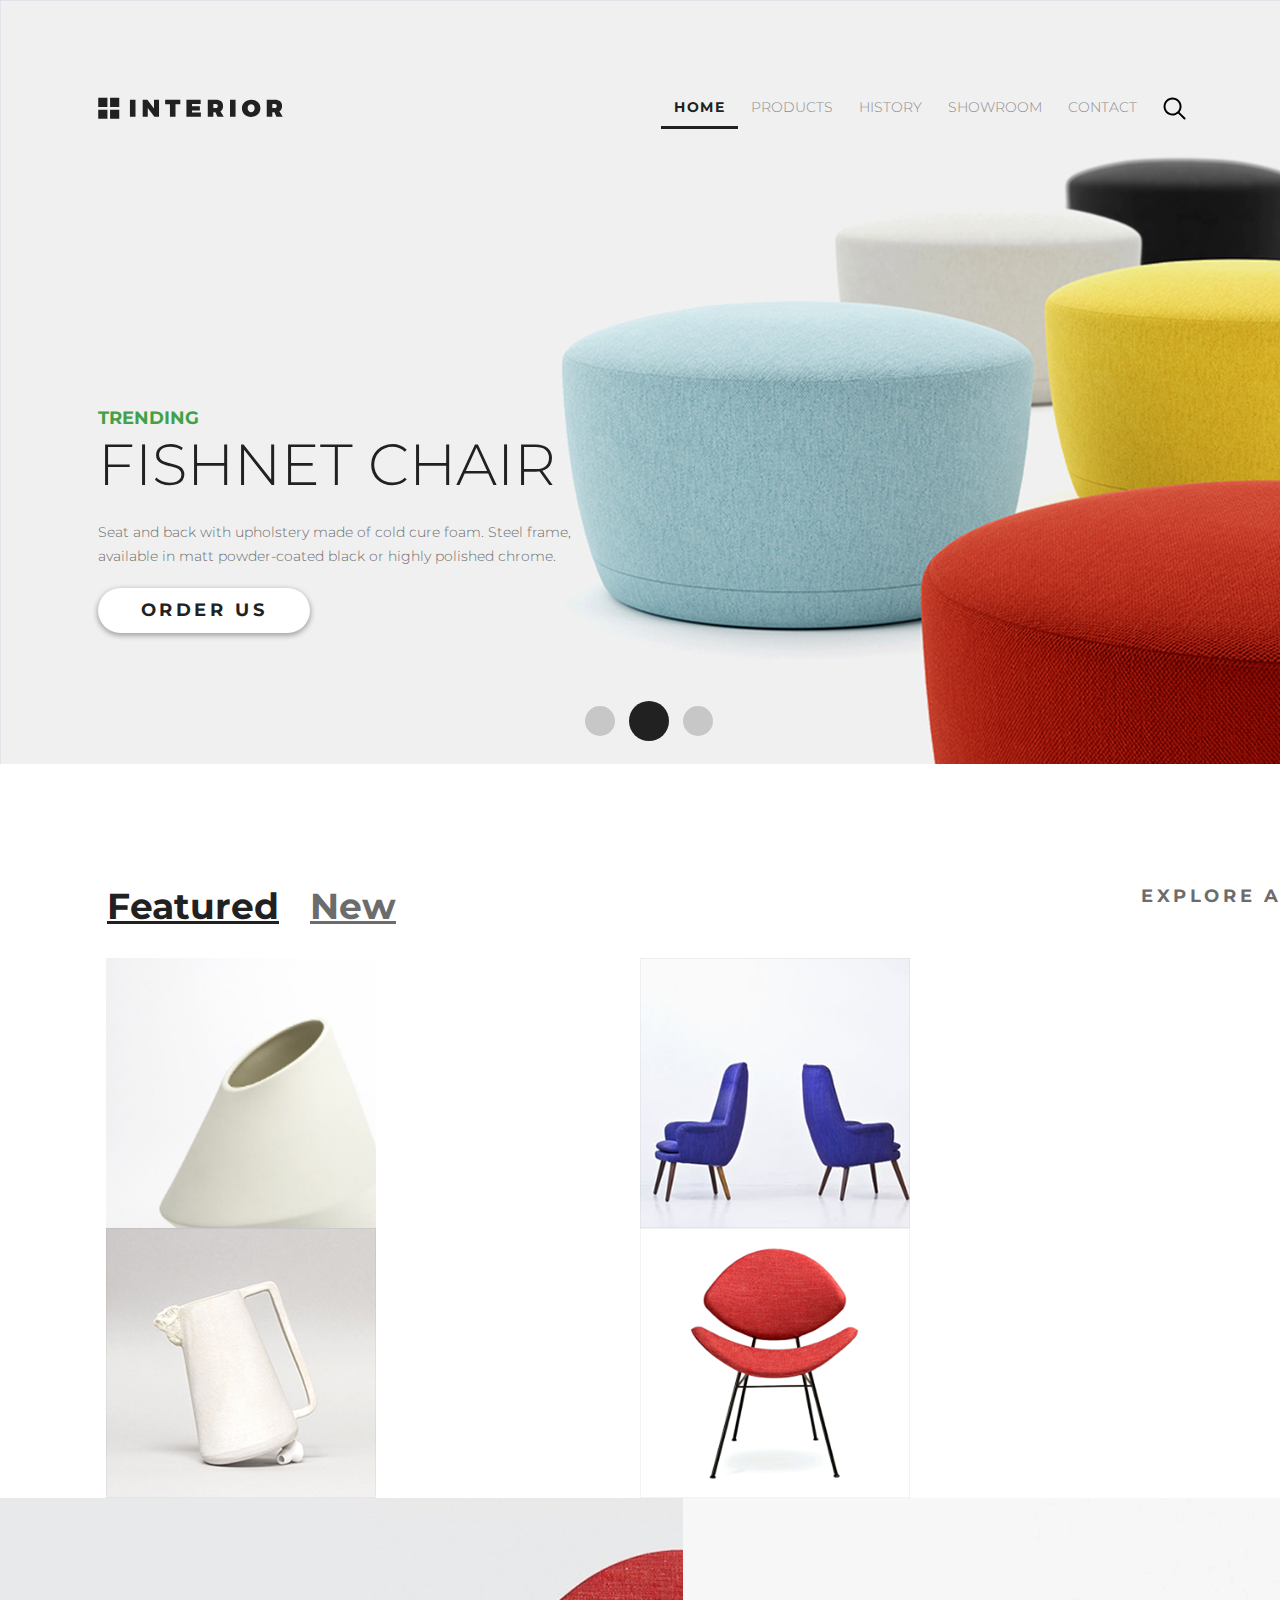
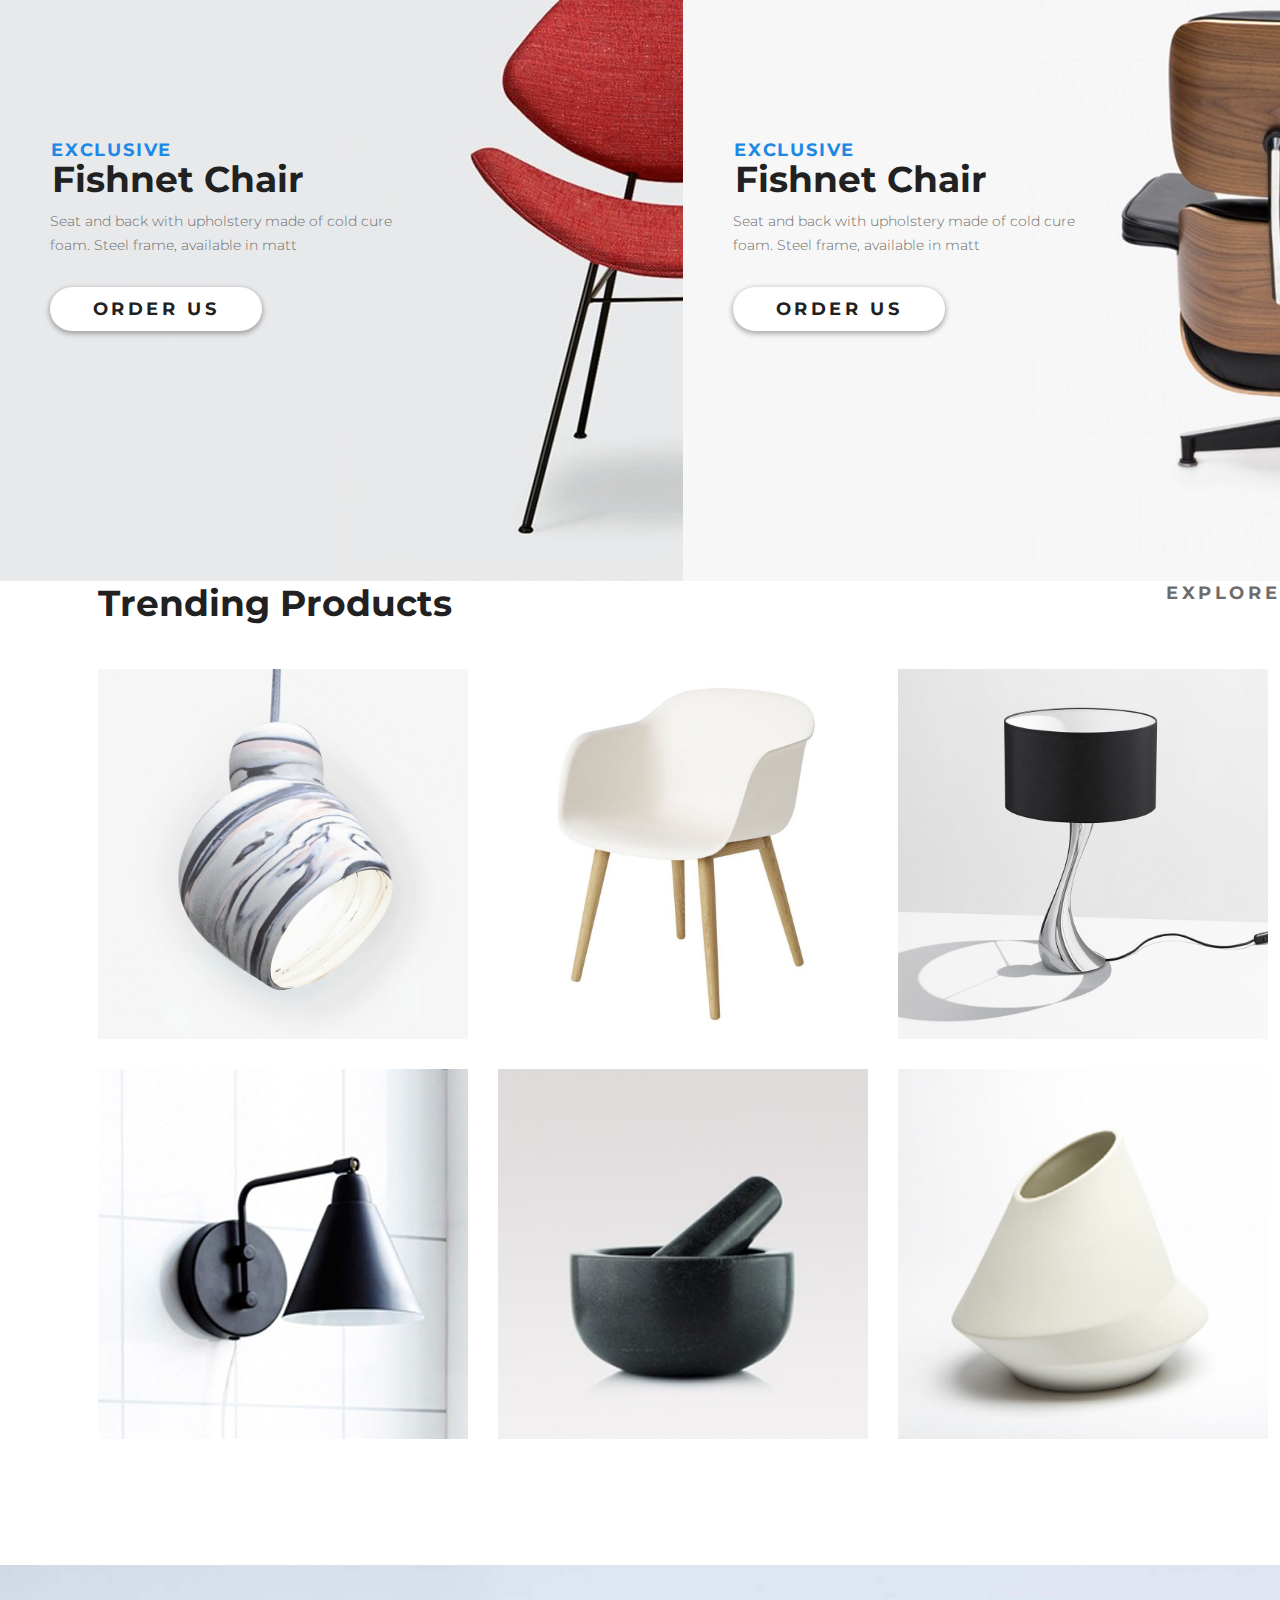
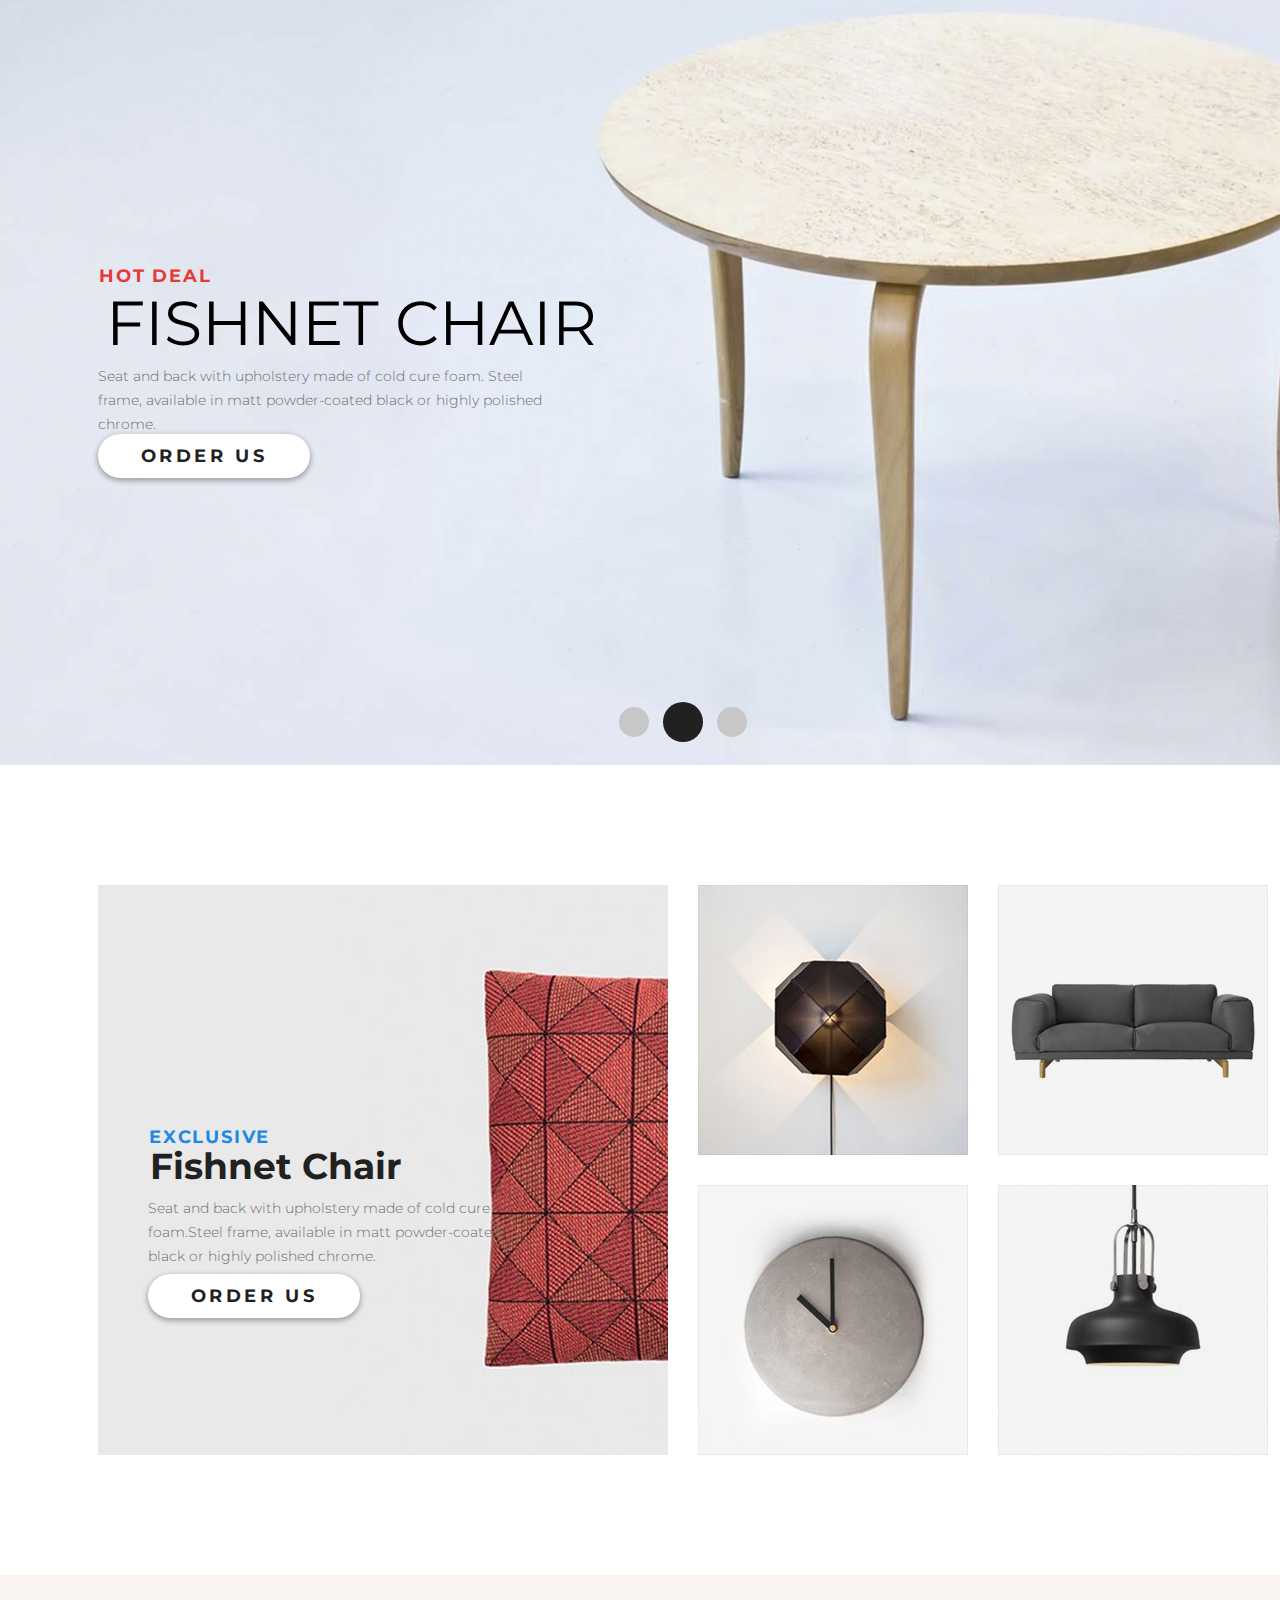
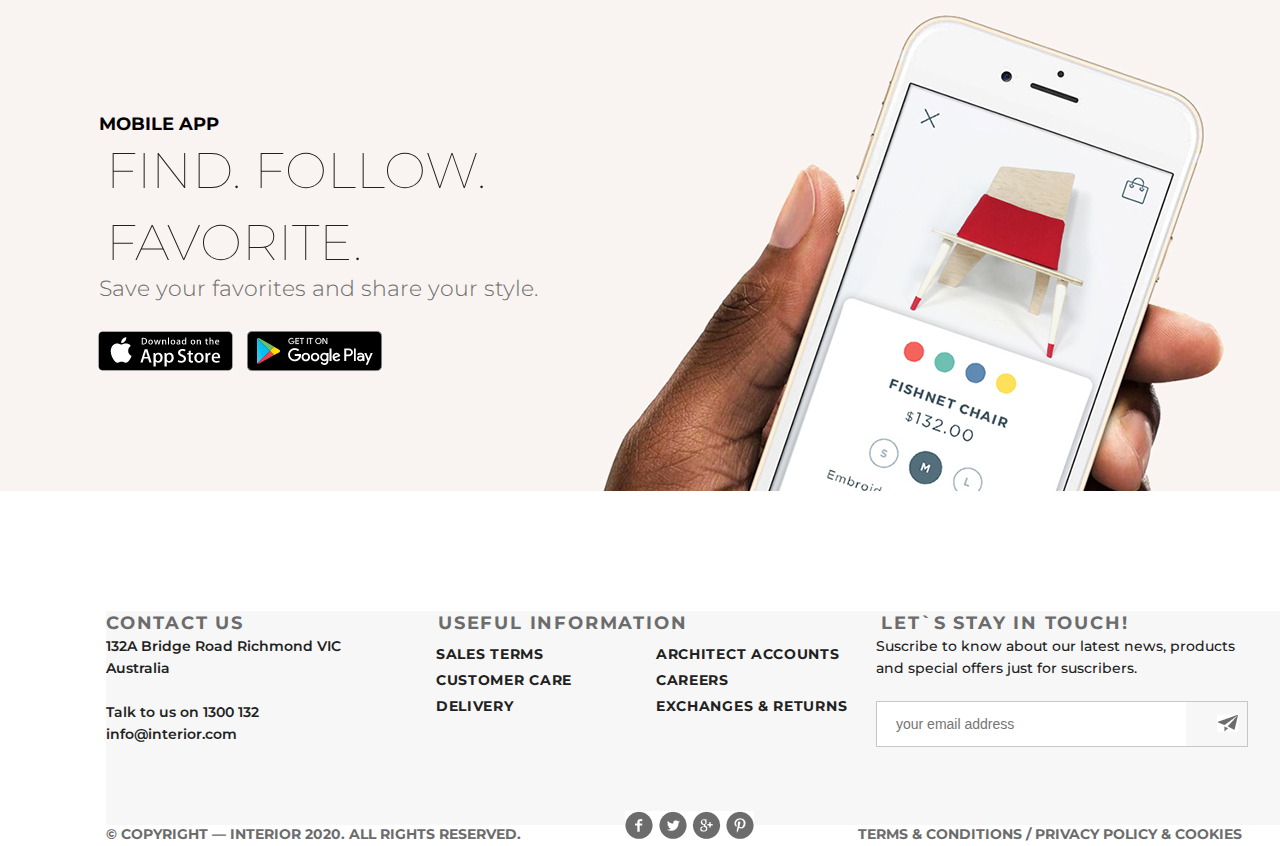
<file: PSD - 2/index.html>
<!DOCTYPE html>
<html lang="ru">
	<head>
		<meta charset="UTF-8">
		<title>Main</title>
		<link rel="stylesheet" href="style.css">
		<link href="https://fonts.googleapis.com/css2?family=Montserrat:wght@300;400;700&display=swap" rel="stylesheet">
	</head>
	<body>
		<div class="container">
			<div class="slider padding-site">
				<div class="header clearfix ">
					<a href="index.html"><img src="img/logo.svg" alt="logo"></a>
					<ul class="menu clearfix">
						<li class="menu-list"><a href="#" class="menu-link menu-link-active">HOME</a></li>
						<li class="menu-list"><a href="products.html" class="menu-link">PRODUCTS</a></li>
						<li class="menu-list"><a href="#" class="menu-link">HISTORY</a></li>
						<li class="menu-list"><a href="#" class="menu-link">SHOWROOM</a></li>
						<li class="menu-list"><a href="contacts.html" class="menu-link">CONTACT</a></li>
						<li class="menu-list"><a href="#" class="menu-link1"><img src="img/search.svg" alt=""></a></li>
					</ul>
				</div>
				<div class="slider-text"></div>
				<p class="slider-trending">TRENDING</p>
				<h2 class="slider-h2">Fishnet Chair</h2>
				<p class="slider-p">
					Seat and back with upholstery made of cold cure foam. Steel frame, available in matt powder-coated black
				or highly polished chrome.</p>
				<a href="#" class="button">Order Us<img class="button-arrow" src="img/arrow.png" alt="arrow"></a>
				<div class="pagitation">
					<a href="" class="circle"></a>
					<a href="" class="circle circle-active"></a>
					<a href="" class="circle"></a>
				</div>
				
			</div>
			<div class="featured-product">
				<ul class="tab-list">
						<li class="tab"><a href="" class="tab-link tab-link-active">Featured</a></li>
						<li class="tab"><a href="" class="tab-link">New</a></li>
						</ul> <a href="" class="btn-ghost">explore all<img src="img/arrow.png" alt="arrow"></a>
						<ul class="product-list">
							<li class="product">
								<div class="fproduct-content" style="background-image: url(img/product-6.jpg);">
									<div class="fproduct-hover"><a href="" class="product-link"><img src="img/arrow.png" alt=""></a>
									<div class="fproduct-name">Fishnet Chair</div>
									<div class="fproduct-short-description">Seat and back with upholstery made of cold cure foam</div>
								</div>
							</div>
						</li>
						<li class="product">
							<div class="fproduct-content" style="background-image: url(img/product-2.png);">
								<div class="fproduct-hover"><a href="" class="product-link"><img src="img/arrow.png" alt=""></a>
								<div class="fproduct-name">Fishnet Chair</div>
								<div class="fproduct-short-description">Seat and back with upholstery made of cold cure foam</div>
							</div>
						</div>
					</li>
					<li class="product">
						<div class="fproduct-content" style="background-image: url(img/product-3.png);">
							<div class="fproduct-hover"><a href="" class="product-link"><img src="img/arrow.png" alt=""></a>
							<div class="fproduct-name">Fishnet Chair</div>
							<div class="fproduct-short-description">Seat and back with upholstery made of cold cure foam</div>
						</div>
					</div>
					</li>
					<li class="product">
						<div class="fproduct-content" style="background-image: url(img/product-4.png);">
							<div class="fproduct-hover"><a href="" class="product-link"><img src="img/arrow.png" alt=""></a>
							<div class="fproduct-name">Fishnet Chair</div>
							<div class="fproduct-short-description">Seat and back with upholstery made of cold cure foam</div>
						</div>
					</li>
				</ul>
			</div>
			<div class="promo-product">
				<div class="promo-prod" style="background-image : url(img/promo-img1.jpg)">
					<div class="exclusive">exclusive</div>
					<div class="chair">Fishnet Chair</div>
					<div class="shortdesc">Seat and back with upholstery made of cold cure foam. Steel frame, available in matt</div>
					<a href="#" class="promo-btn-product">order us <img class="promo-btn-product-arrow" src="img/arrow.png" alt=""></a>				
				</div>
				<div class="promo-prod" style="background-image : url(img/promo-img.jpg)">
					<div class="exclusive">exclusive</div>
					<div class="chair">Fishnet Chair</div>
					<div class="shortdesc">Seat and back with upholstery made of cold cure foam. Steel frame, available in matt</div>
					<a href="#" class="promo-btn-product">order us <img class="promo-btn-product-arrow" src="img/arrow.png" alt=""></a>				
				</div>
			</div>
			<div class="trading-product">
				<div class="trading-title">Trending Products</div> <a href="#" class="btn-ghost">explore all <img src="img/arrow.png" alt="arrow"></a>
				<ul class="trading-prod-list">
					<li class="trading-prod">
						<div class="trading-prod-content" style="background-image: url(img/product-11.jpg)">
							<div class="trading-prod-hover">
								<a href="#" class="trading-product-link"><img src="img/arrow.png" alt=""></a>
								<div class="trading-prod-name">Fishnet Chair</div>
								<div class="trading-prod-shortdesc">Seat and back with upholstery made of cold cure foam</div>
							</div>
						</div>
					</li>
					<li class="trading-prod">
						<div class="trading-prod-content" style="background-image: url(img/product-21.jpg)">
							<div class="trading-prod-hover">
								<a href="#" class="trading-product-link"><img src="img/arrow.png" alt=""></a>
								<div class="trading-prod-name">Fishnet Chair</div>
								<div class="trading-prod-shortdesc">Seat and back with upholstery made of cold cure foam</div>
							</div>
						</div>
					</li>
					<li class="trading-prod">
						<div class="trading-prod-content" style="background-image: url(img/product-31.jpg)">
							<div class="trading-prod-hover">
								<a href="#" class="trading-product-link"><img src="img/arrow.png" alt=""></a>
								<div class="trading-prod-name">Fishnet Chair</div>
								<div class="trading-prod-shortdesc">Seat and back with upholstery made of cold cure foam</div>
							</div>
						</div>
					</li>
					<li class="trading-prod">
						<div class="trading-prod-content" style="background-image: url(img/product-41.jpg)">
							<div class="trading-prod-hover">
								<a href="#" class="trading-product-link"><img src="img/arrow.png" alt=""></a>
								<div class="trading-prod-name">Fishnet Chair</div>
								<div class="trading-prod-shortdesc">Seat and back with upholstery made of cold cure foam</div>
							</div>
						</div>
					</li>
					<li class="trading-prod">
						<div class="trading-prod-content" style="background-image: url(img/product-5.jpg)">
							<div class="trading-prod-hover">
								<a href="#" class="trading-product-link"><img src="img/arrow.png" alt=""></a>
								<div class="trading-prod-name">Fishnet Chair</div>
								<div class="trading-prod-shortdesc">Seat and back with upholstery made of cold cure foam</div>
							</div>
						</div>
					</li>
					<li class="trading-prod">
						<div class="trading-prod-content" style="background-image: url(img/product-6.jpg)">
							<div class="trading-prod-hover">
								<a href="#" class="trading-product-link"><img src="img/arrow.png" alt=""></a>
								<div class="trading-prod-name">Fishnet Chair</div>
								<div class="trading-prod-shortdesc">Seat and back with upholstery made of cold cure foam</div>
							</div>
						</div>
					</li>
				</ul>
			</div>
			<div class="hotdeal-slider">
				<div class="hotdeal-mark">Hot deal</div>
				<div class="hotdeal-name">Fishnet Chair</div>
				<div class="hotdeal-goods">Seat and back with upholstery made of cold cure foam. Steel frame, available in matt powder-coated black
 				or highly polished chrome.</div><a href="#" class="button-hotdeal-slider">order us <img class="button-hotdeal-slider-arrow" src="img/arrow.png" alt=""></a>
 				<div class="pagitation-hotdeal">
					<a href="" class="circle"></a>
					<a href="" class="circle circle-active"></a>
					<a href="" class="circle"></a>
				</div>
			</div>
			<div class="exclusive-products">
	            <div class="exclusive-main" style="background-image: url(img/product-1-lg.jpg)">
	                <div class="exclusive">exclusive</div>
	                <div class="chair">Fishnet Chair</div>
	                <div class="shortdesc">Seat and back with upholstery made of cold cure foam.Steel frame, available in matt powder-coated black or highly polished chrome.</div> <a href="" class="promo-btn-product">order us <img class="promo-btn-product-arrow" src="img/arrow.png" alt="arrow"> </a> </div>
	            <ul class="exclusive-prod-list">
	                <li class="exclusive-prod">
	                    <div class="exclusive-prod-content" style="background-image: url(img/product-2-sm.jpg)">
	                        <div class="exprod-hover">
	                            <a href="" class="exprod-link"><img src="img/arrow.png" alt=""></a>
	                            <div class="exprod-name">Fishnet Chair</div>
	                            <div class="exprod-short-desc">Seat and back with upholstery made of cold cure foam.</div>
	                        </div>
	                    </div>
	                </li>
	                <li class="exclusive-prod">
	                    <div class="exclusive-prod-content" style="background-image: url(img/product-3-sm.jpg)">
	                        <div class="exprod-hover">
	                            <a href="" class="exprod-link"><img src="img/arrow.png" alt=""></a>
	                            <div class="exprod-name">Fishnet Chair</div>
	                            <div class="exprod-short-desc">Seat and back with upholstery made of cold cure foam.</div>
	                        </div>
	                    </div>
	                </li>
	                <li class="exclusive-prod">
	                    <div class="exclusive-prod-content" style="background-image: url(img/product-4-sm.jpg)">
	                        <div class="exprod-hover">
	                            <a href="" class="exprod-link"><img src="img/arrow.png" alt=""></a>
	                            <div class="exprod-name">Fishnet Chair</div>
	                            <div class="exprod-short-desc">Seat and back with upholstery made of cold cure foam.</div>
	                        </div>
	                    </div>
	                </li>
	                <li class="exclusive-prod">
	                    <div class="exclusive-prod-content" style="background-image: url(img/product-5-sm.jpg)">
	                        <div class="exprod-hover">
	                            <a href="" class="exprod-link"><img src="img/arrow.png" alt=""></a>
	                            <div class="exprod-name">Fishnet Chair</div>
	                            <div class="exprod-short-desc">Seat and back with upholstery made of cold cure foam.</div>
	                        </div>
	                    </div>
	                </li>
	            </ul>
	        </div>
	        <div class="mobile-app">
	            <div class="mobileapp-mark">mobile app</div>
	            <div class="mobileapp-name">Find. Follow. Favorite.</div>
	            <div class="mobileapp-short-desc">Save your favorites and share your style.</div>
	            <ul class="apps-list">
	                <li class="apps">
	                    <a href=""><img src="img/app-store.jpg" alt=""></a>
	                </li>
	                <li class="apps">
	                    <a href=""><img src="img/google-play.jpg" alt=""></a>
	                </li>
	            </ul>
	        </div>
        <div class="footer">
            <ul class="footer-tabs-list">
                <li class="footer-tabs">Contact Us</li>
                <li class="footer-tabs">Useful Information</li>
                <li class="footer-tabs">Let`s Stay in touch!</li>
            </ul>
            <div class="footer-contacts">132A Bridge Road Richmond VIC
                <br> Australia
                <br>
                <br> Talk to us on 1300 132
                <br> info@interior.com</div>
            <div class="footer-info1"> <a href="" class="footer-info-links">Sales terms</a>
                <br> <a href="" class="footer-info-links">Customer care</a>
                <br> <a href="" class="footer-info-links">Delivery</a></div>
            <div class="footer-info2"> <a href="" class="footer-info-links">Architect accounts</a>
                <br> <a href="" class="footer-info-links">Careers</a>
                <br> <a href="" class="footer-info-links">Exchanges &amp; returns</a> </div>
            <div class="footer-message">Suscribe to know about our latest news, products and special offers just for suscribers.</div>
            <div class="footer-enter-mail">
                <form action="" id="forma">
                    <input type="text" placeholder="your email address" id="mail">
                    <input type="submit" class="telegram" value="">
                </form>
            </div>
            <ul class="footer-tabs-list2">
                <li class="footer-tabs2">&copy;&nbsp;Copyright&nbsp;&mdash; INTERIOR 2020. All Rights Reserved.</li>
                <li class="footer-tabs2"><a href="#"><img src="img/social-links.jpg" alt=""></a></li>
                <li class="footer-tabs2">Terms &amp;&nbsp;Conditions&nbsp;/ Privacy policy &amp;&nbsp;Cookies</li>
            </ul>
        </div>


</div>
</div>

</body>
</html>
</file>
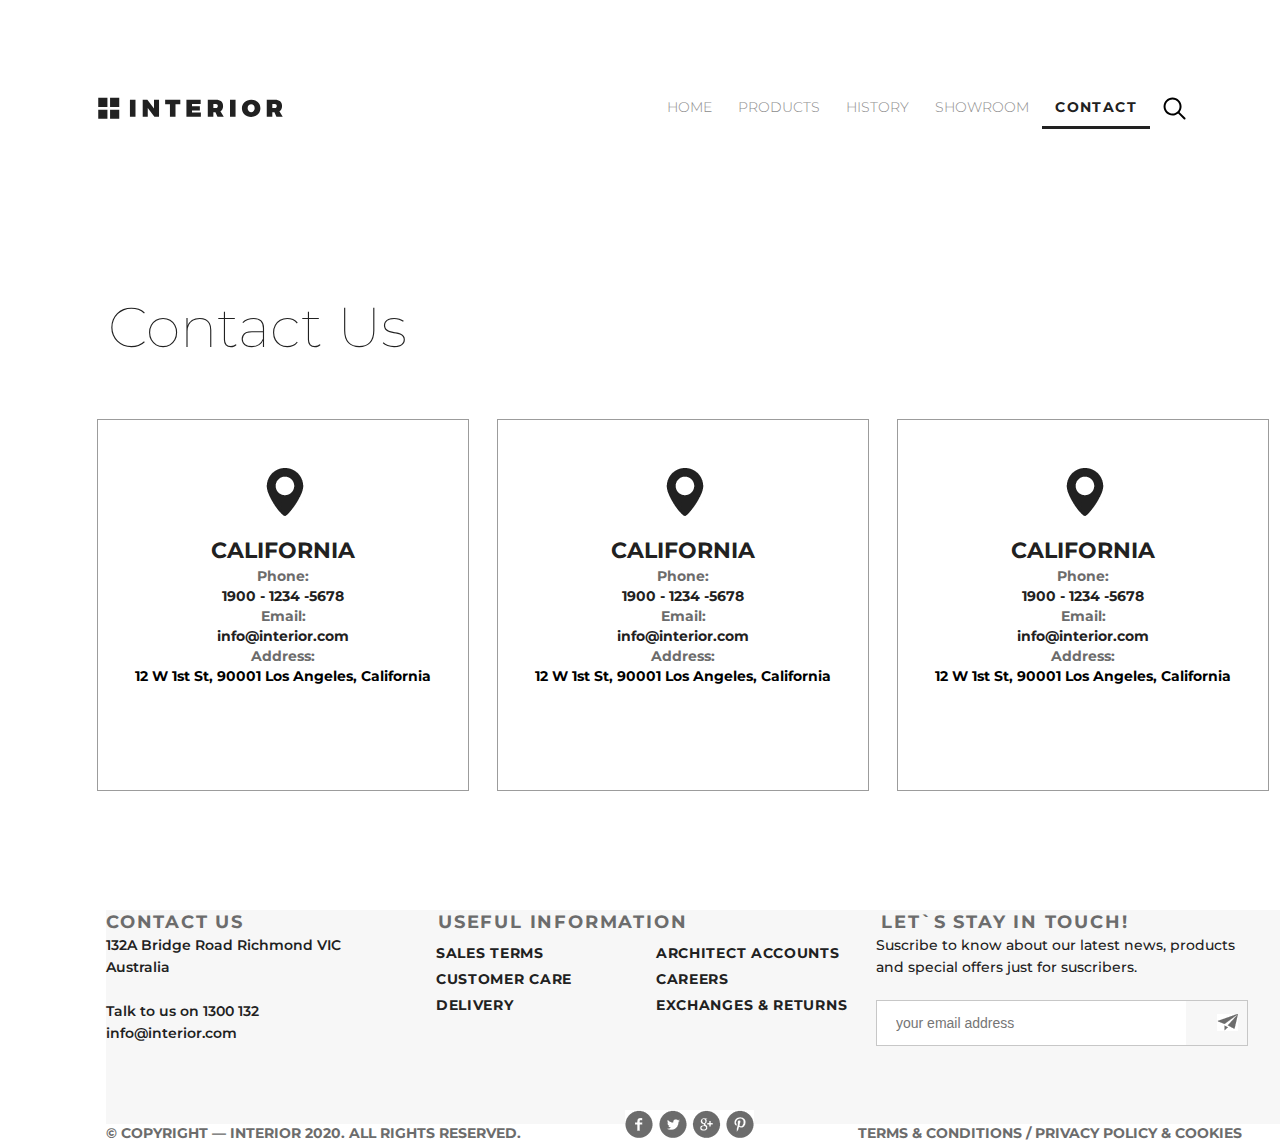
<file: PSD - 2/contacts.html>
<!DOCTYPE html>
<html lang="en">

<head>
    <meta charset="UTF-8">
    <link rel="stylesheet" href="style.css">
    <link href="https://fonts.googleapis.com/css2?family=Montserrat:wght@300;400;700&display=swap" rel="stylesheet">
    <title>Details</title>
</head>

<body>
    <div class="container">
        <div class="padding-site">
            <div class="header clearfix">
                <a href="index.html"><img src="img/logo.svg" alt="logo"></a>
                <ul class="menu clearfix">
                    <li class="menu-list"><a href="index.html" class="menu-link">HOME</a></li>
                    <li class="menu-list"><a href="products.html" class="menu-link">PRODUCTS</a></li>
                    <li class="menu-list"><a href="#" class="menu-link">HISTORY</a></li>
                    <li class="menu-list"><a href="#" class="menu-link">SHOWROOM</a></li>
                    <li class="menu-list"><a href="contacts.html" class="menu-link menu-link-active">CONTACT</a></li>
                    <li class="menu-list">
                        <a href="#" class="menu-link1"><img src="img/search.svg" alt=""></a>
                    </li>
                </ul>
                <div class="title">
                    Contact Us
                </div>
            </div>
        </div>
        <div class="block">
            <div class="inner-block-main">
                <div class="icon">
                    <div class="icon"> <img src="img/metka.jpg" alt="metka"></div>
                </div> <br>
                <span style="color: #212121; font-size: 22px; font-weight: 700; line-height: 29.88px; text-transform: uppercase;">California</span>
                <br>
                <p class="pclass">Phone:</p>
                <span style="color: #212121; font-weight: 700; margin-bottom: 50px;">1900 - 1234 -5678</span>
                <br>
                <p class="pclass">Email:</p>
                <span style="color: #212121; font-weight: 700;">info@interior.com</span>
                <br>
                <p class="pclass">Address:</p>
                12 W 1st St, 90001 Los Angeles, California
            </div>
            <div class="inner-block">
                <div class="icon">
                    <div class="icon"> <img src="img/metka.jpg" alt="metka"></div>
                </div> <br>
                <span style="color: #212121; font-size: 22px; font-weight: 700; line-height: 29.88px; text-transform: uppercase;">California</span>
                <br>
                <p class="pclass">Phone:</p>
                <span style="color: #212121; font-weight: 700;">1900 - 1234 -5678</span>
                <br>
                <p class="pclass">Email:</p>
                <span style="color: #212121; font-weight: 700;">info@interior.com</span>
                <br>
                <p class="pclass">Address:</p>
                12 W 1st St, 90001 Los Angeles, California
            </div>
            <div class="inner-block">
                <div class="icon">
                    <div class="icon"> <img src="img/metka.jpg" alt="metka"></div>
                </div><br>
                <span style="color: #212121; font-size: 22px; font-weight: 700; line-height: 29.88px; text-transform: uppercase;">California</span>
                <br>
                <p class="pclass">Phone:</p>
                <span style="color: #212121; font-weight: 700;">1900 - 1234 -5678</span>
                <br>
                <p class="pclass">Email:</p>
                <span style="color: #212121; font-weight: 700;">info@interior.com</span>
                <br>
                <p class="pclass">Address:</p>
                12 W 1st St, 90001 Los Angeles, California
            </div>
        </div>
        <div class="footer">
            <ul class="footer-tabs-list">
                <li class="footer-tabs">Contact Us</li>
                <li class="footer-tabs">Useful Information</li>
                <li class="footer-tabs">Let`s Stay in touch!</li>
            </ul>
            <div class="footer-contacts">132A Bridge Road Richmond VIC
                <br> Australia
                <br>
                <br> Talk to us on 1300 132
                <br> info@interior.com</div>
            <div class="footer-info1"> <a href="" class="footer-info-links">Sales terms</a>
                <br> <a href="" class="footer-info-links">Customer care</a>
                <br> <a href="" class="footer-info-links">Delivery</a></div>
            <div class="footer-info2"> <a href="" class="footer-info-links">Architect accounts</a>
                <br> <a href="" class="footer-info-links">Careers</a>
                <br> <a href="" class="footer-info-links">Exchanges &amp; returns</a> </div>
            <div class="footer-message">Suscribe to know about our latest news, products and special offers just for suscribers.</div>
            <div class="footer-enter-mail">
                <form action="" id="forma">
                    <input type="text" placeholder="your email address" id="mail">
                    <input type="submit" class="telegram" value="">
                </form>
            </div>
            <ul class="footer-tabs-list2">
                <li class="footer-tabs2">&copy;&nbsp;Copyright&nbsp;&mdash; INTERIOR 2020. All Rights Reserved.</li>
                <li class="footer-tabs2"><a href="#"><img src="img/social-links.jpg" alt=""></a></li>
                <li class="footer-tabs2">Terms &amp;&nbsp;Conditions&nbsp;/ Privacy policy &amp;&nbsp;Cookies</li>
            </ul>
        </div>
    </div>
    </div>
</body>

</html>
</file>
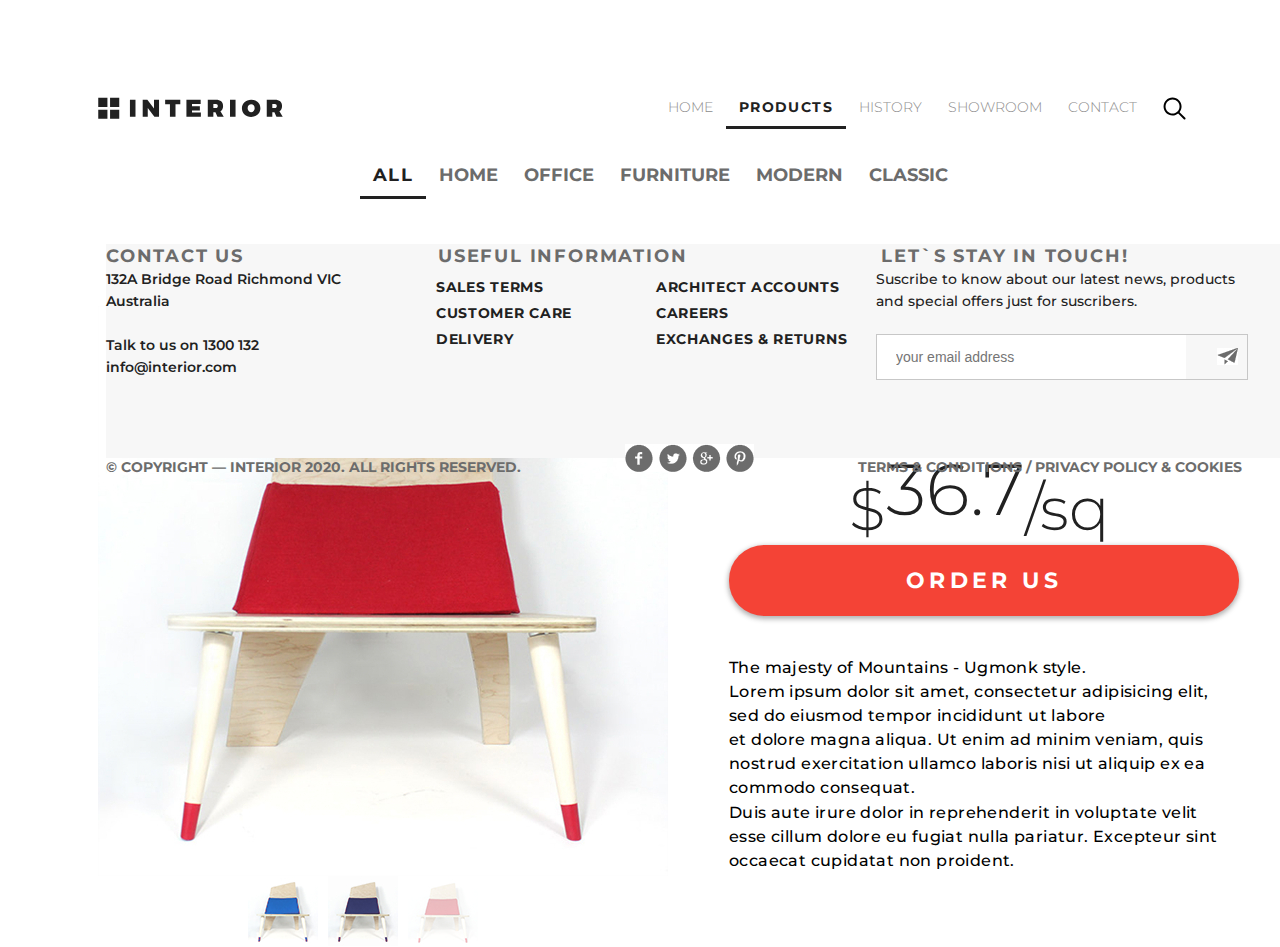
<file: PSD - 2/product.html>
<!DOCTYPE html>
<html lang="en">

<head>
    <meta charset="UTF-8">
    <link rel="stylesheet" href="style.css">
    <link href="https://fonts.googleapis.com/css2?family=Montserrat:wght@300;400;700&display=swap" rel="stylesheet">
    <title>Lesson 8</title>
</head>

<body>
    <div class="container">
       <div class="padding-site">
            <div class=" header clearfix">
                <a href="index.html"><img src="img/logo.svg" alt="logo"></a>
                <ul class="menu clearfix">
                    <li class="menu-list"><a href="index.html" class="menu-link">HOME</a></li>
                    <li class="menu-list"><a href="products.html" class="menu-link menu-link-active">PRODUCTS</a></li>
                    <li class="menu-list"><a href="#" class="menu-link">HISTORY</a></li>
                    <li class="menu-list"><a href="#" class="menu-link">SHOWROOM</a></li>
                    <li class="menu-list"><a href="contacts.html" class="menu-link">CONTACT</a></li>
                    <li class="menu-list">
                        <a href="#" class="menu-link1"><img src="img/search.svg" alt=""></a>
                    </li>
                </ul>
            </div>
        </div>
        <ul class="nav-products" style="height: 70px; border-bottom: none; padding-left: 360px; padding-top: 40px; margin-left: 0px;">
            <li class="menu-list"><a href="" class="nav-link nav-link-active">All</a></li>
            <li class="menu-list"><a href="" class="nav-link">Home</a></li>
            <li class="menu-list"><a href="" class="nav-link">Office</a></li>
            <li class="menu-list"><a href="" class="nav-link">Furniture</a></li>
            <li class="menu-list"><a href="" class="nav-link">Modern</a></li>
            <li class="menu-list"><a href="" class="nav-link">Classic</a></li>
        </ul>
        <div class="detprod-slider">
            <div class="detprod-main-image" style="background-image: url(img-product-detail/slider1.jpg);">
                <div class="detprod-main-image-hover"></div>
            </div>
            <ul class="detprod-list" style="height: 70px;">
               <a href=""><li class="dp-image" style="background-image:url(img-product-detail/controll.jpg)"></li>
                <li class="dp-image" style="background-image:url(img-product-detail/controll11.jpg)"></li>
                <li class="dp-image" style="background-image:url(img-product-detail/controll2.jpg)"></li></a>
            </ul>
        </div>
        <div class="detprod-info">
            <div class="detprod-name">Fishnet Chair</div>
            <div class="detprod-marks">Hot Deal</div>
            <div class="detprod-price"><sub>$</sub>36.7<sub>/sq</sub></div>
            <a href="" class="detprod-button-order"><h2 class="pardon">order us <img class="detprod-button-order-arrow" src="img/arrowwhite.png" alt=""></h2></a>
            <div class="detprod-desc">
                <p>The majesty of Mountains - Ugmonk style.</p>
                <p>Lorem ipsum dolor sit amet, consectetur adipisicing elit, sed do eiusmod tempor incididunt ut labore</p>
                <p>et dolore magna aliqua. Ut enim ad minim veniam, quis nostrud exercitation ullamco laboris nisi ut aliquip ex ea commodo consequat.</p>
                <p>Duis aute irure dolor in reprehenderit in voluptate velit esse cillum dolore eu fugiat nulla pariatur. Excepteur sint occaecat cupidatat non proident.</p>
            </div>
        </div>

            
        <div class="footer">
            <ul class="footer-tabs-list">
                <li class="footer-tabs">Contact Us</li>
                <li class="footer-tabs">Useful Information</li>
                <li class="footer-tabs">Let`s Stay in touch!</li>
            </ul>
            <div class="footer-contacts">132A Bridge Road Richmond VIC
                <br> Australia
                <br>
                <br> Talk to us on 1300 132
                <br> info@interior.com</div>
            <div class="footer-info1"> <a href="" class="footer-info-links">Sales terms</a>
                <br> <a href="" class="footer-info-links">Customer care</a>
                <br> <a href="" class="footer-info-links">Delivery</a></div>
            <div class="footer-info2"> <a href="" class="footer-info-links">Architect accounts</a>
                <br> <a href="" class="footer-info-links">Careers</a>
                <br> <a href="" class="footer-info-links">Exchanges &amp; returns</a> </div>
            <div class="footer-message">Suscribe to know about our latest news, products and special offers just for suscribers.</div>
            <div class="footer-enter-mail">
                <form action="" id="forma">
                    <input type="text" placeholder="your email address" id="mail">
                    <input type="submit" class="telegram" value="">
                </form>
            </div>
            <ul class="footer-tabs-list2">
                <li class="footer-tabs2">&copy;&nbsp;Copyright&nbsp;&mdash; INTERIOR 2020. All Rights Reserved.</li>
                <li class="footer-tabs2"><a href="#"><img src="img/social-links.jpg" alt=""></a></li>
                <li class="footer-tabs2">Terms &amp;&nbsp;Conditions&nbsp;/ Privacy policy &amp;&nbsp;Cookies</li>
            </ul>
        </div>


</div>
</div>
</body>

</html>
</file>
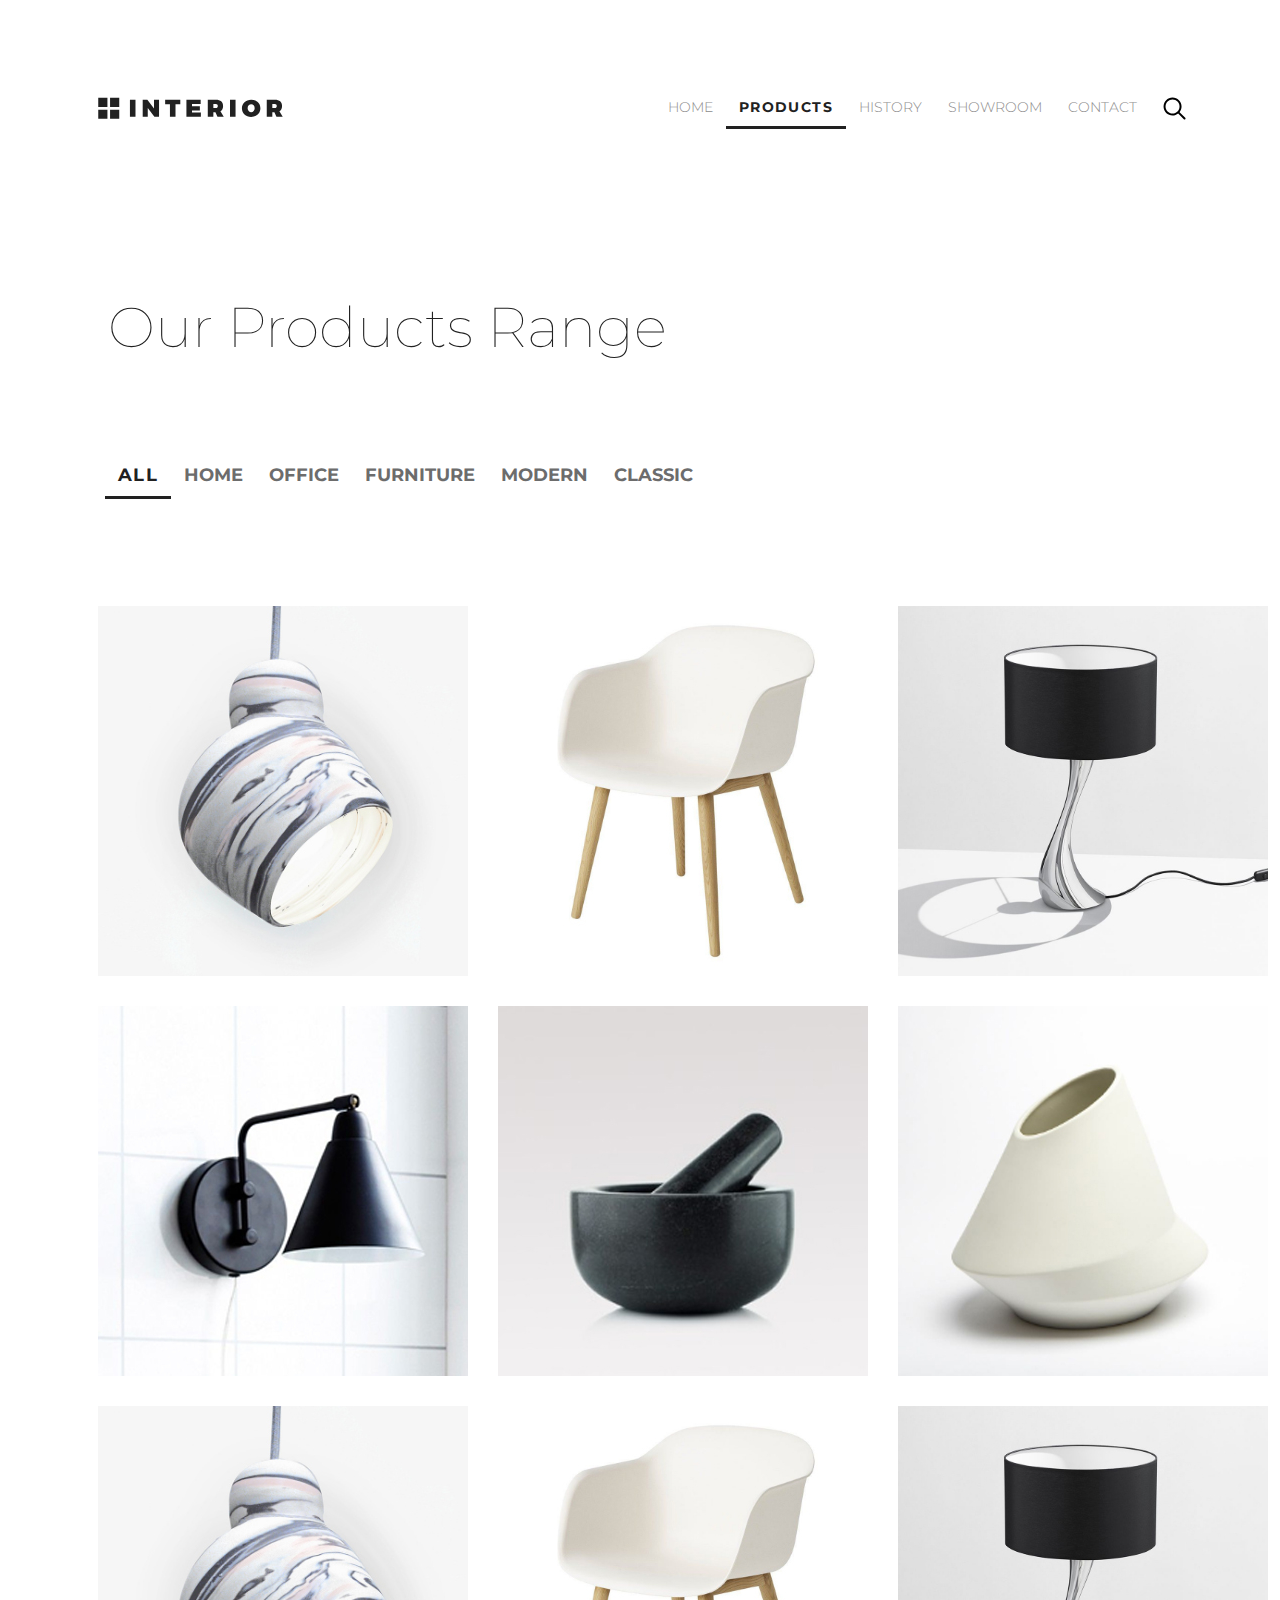
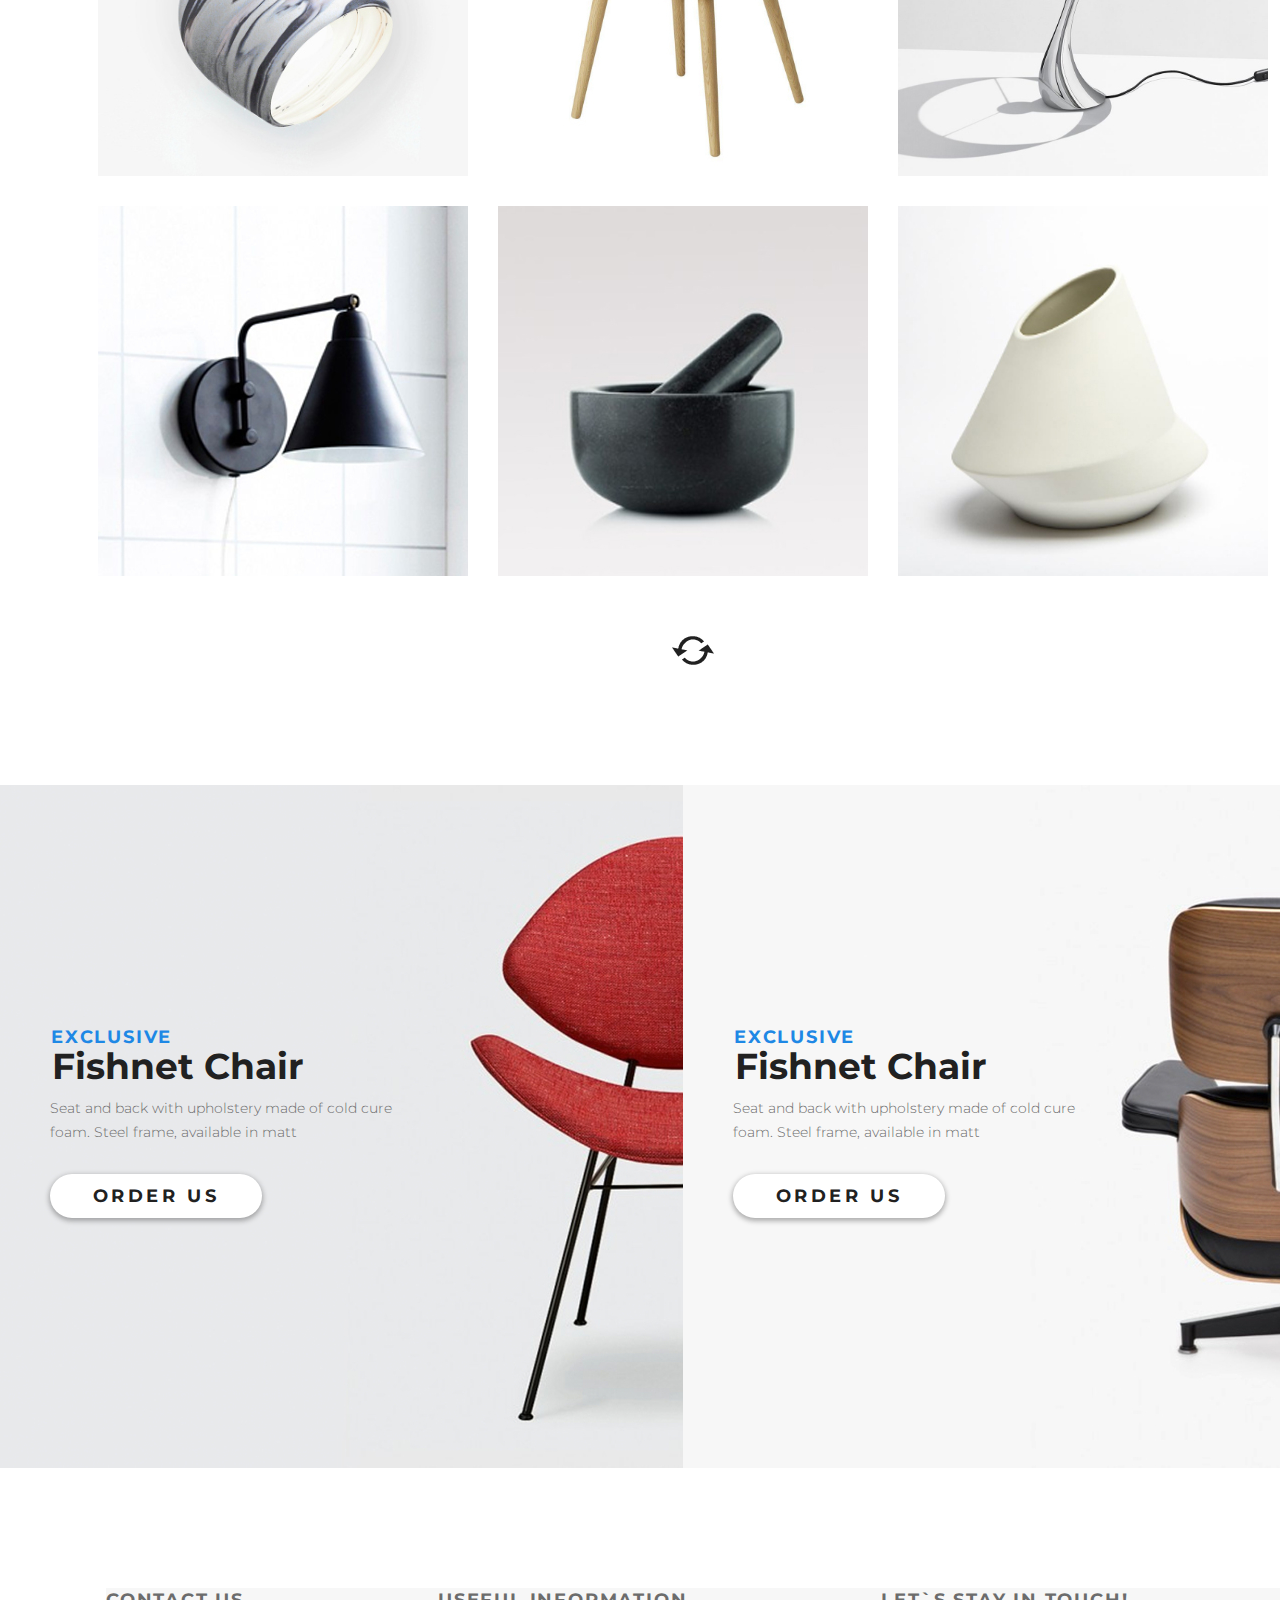
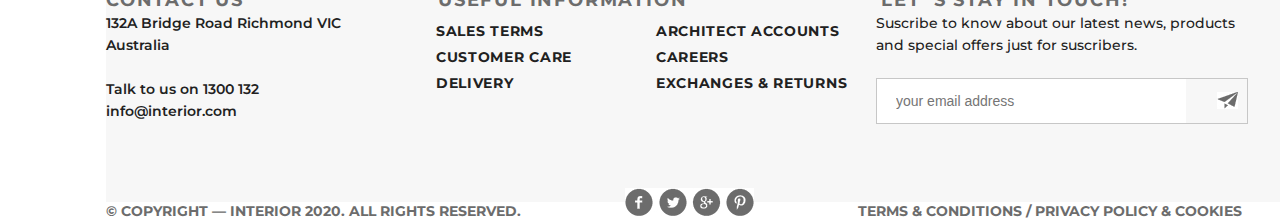
<file: PSD - 2/products.html>
<!DOCTYPE html>
<html lang="en">

<head>
    <meta charset="UTF-8">
    <link rel="stylesheet" href="style.css">
    <link href="https://fonts.googleapis.com/css2?family=Montserrat:wght@300;400;700&display=swap" rel="stylesheet">
    <title>Products</title>
</head>

<body>
    <div class="container">
        <div class="padding-site">
            <div class=" header clearfix">
                <a href="index.html"><img src="img/logo.svg" alt="logo"></a>
                <ul class="menu clearfix">
                    <li class="menu-list"><a href="index.html" class="menu-link">HOME</a></li>
                    <li class="menu-list"><a href="products.html" class="menu-link menu-link-active">PRODUCTS</a></li>
                    <li class="menu-list"><a href="#" class="menu-link">HISTORY</a></li>
                    <li class="menu-list"><a href="#" class="menu-link">SHOWROOM</a></li>
                    <li class="menu-list"><a href="contacts.html" class="menu-link">CONTACT</a></li>
                    <li class="menu-list">
                        <a href="#" class="menu-link1"><img src="img/search.svg" alt=""></a>
                    </li>
                </ul>
                <div class="title">
                    Our Products Range
                </div>
            </div>
        </div>
        <div class="header-products clearfix">
            <ul class="nav-products clearfix">
                <li class="menu-list"><a href="" class="nav-link nav-link-active">All</a></li>
                <li class="menu-list"><a href="" class="nav-link">Home</a></li>
                <li class="menu-list"><a href="" class="nav-link">Office</a></li>
                <li class="menu-list"><a href="" class="nav-link">Furniture</a></li>
                <li class="menu-list"><a href="" class="nav-link">Modern</a></li>
                <li class="menu-list"><a href="" class="nav-link">Classic</a></li>
            </ul>
        </div>
        <div class="trading-product">
            <ul class="trading-prod-list">
                <li class="trading-prod">
                    <div class="trading-prod-content" style="background-image: url(img/product-11.jpg)">
                        <div class="trading-prod-hover">
                            <a href="#" class="trading-product-link"><img src="img/arrow.png" alt=""></a>
                            <div class="trading-prod-name">Fishnet Chair</div>
                            <div class="trading-prod-shortdesc">Seat and back with upholstery made of cold cure foam</div>
                        </div>
                    </div>
                </li>
                <li class="trading-prod">
                    <div class="trading-prod-content" style="background-image: url(img/product-21.jpg)">
                        <div class="trading-prod-hover">
                            <a href="#" class="trading-product-link"><img src="img/arrow.png" alt=""></a>
                            <div class="trading-prod-name">Fishnet Chair</div>
                            <div class="trading-prod-shortdesc">Seat and back with upholstery made of cold cure foam</div>
                        </div>
                    </div>
                </li>
                <li class="trading-prod">
                    <div class="trading-prod-content" style="background-image: url(img/product-31.jpg)">
                        <div class="trading-prod-hover">
                            <a href="#" class="trading-product-link"><img src="img/arrow.png" alt=""></a>
                            <div class="trading-prod-name">Fishnet Chair</div>
                            <div class="trading-prod-shortdesc">Seat and back with upholstery made of cold cure foam</div>
                        </div>
                    </div>
                </li>
                <li class="trading-prod">
                    <div class="trading-prod-content" style="background-image: url(img/product-41.jpg)">
                        <div class="trading-prod-hover">
                            <a href="#" class="trading-product-link"><img src="img/arrow.png" alt=""></a>
                            <div class="trading-prod-name">Fishnet Chair</div>
                            <div class="trading-prod-shortdesc">Seat and back with upholstery made of cold cure foam</div>
                        </div>
                    </div>
                </li>
                <li class="trading-prod">
                    <div class="trading-prod-content" style="background-image: url(img/product-5.jpg)">
                        <div class="trading-prod-hover">
                            <a href="#" class="trading-product-link"><img src="img/arrow.png" alt=""></a>
                            <div class="trading-prod-name">Fishnet Chair</div>
                            <div class="trading-prod-shortdesc">Seat and back with upholstery made of cold cure foam</div>
                        </div>
                    </div>
                </li>
                <li class="trading-prod">
                    <div class="trading-prod-content" style="background-image: url(img/product-6.jpg)">
                        <div class="trading-prod-hover">
                            <a href="#" class="trading-product-link"><img src="img/arrow.png" alt=""></a>
                            <div class="trading-prod-name">Fishnet Chair</div>
                            <div class="trading-prod-shortdesc">Seat and back with upholstery made of cold cure foam</div>
                        </div>
                    </div>
                </li>
            </ul>
            <ul class="trading-prod-list">
                <li class="trading-prod">
                    <div class="trading-prod-content" style="background-image: url(img/product-11.jpg)">
                        <div class="trading-prod-hover">
                            <a href="#" class="trading-product-link"><img src="img/arrow.png" alt=""></a>
                            <div class="trading-prod-name">Fishnet Chair</div>
                            <div class="trading-prod-shortdesc">Seat and back with upholstery made of cold cure foam</div>
                        </div>
                    </div>
                </li>
                <li class="trading-prod">
                    <div class="trading-prod-content" style="background-image: url(img/product-21.jpg)">
                        <div class="trading-prod-hover">
                            <a href="#" class="trading-product-link"><img src="img/arrow.png" alt=""></a>
                            <div class="trading-prod-name">Fishnet Chair</div>
                            <div class="trading-prod-shortdesc">Seat and back with upholstery made of cold cure foam</div>
                        </div>
                    </div>
                </li>
                <li class="trading-prod">
                    <div class="trading-prod-content" style="background-image: url(img/product-31.jpg)">
                        <div class="trading-prod-hover">
                            <a href="#" class="trading-product-link"><img src="img/arrow.png" alt=""></a>
                            <div class="trading-prod-name">Fishnet Chair</div>
                            <div class="trading-prod-shortdesc">Seat and back with upholstery made of cold cure foam</div>
                        </div>
                    </div>
                </li>
                <li class="trading-prod">
                    <div class="trading-prod-content" style="background-image: url(img/product-41.jpg)">
                        <div class="trading-prod-hover">
                            <a href="#" class="trading-product-link"><img src="img/arrow.png" alt=""></a>
                            <div class="trading-prod-name">Fishnet Chair</div>
                            <div class="trading-prod-shortdesc">Seat and back with upholstery made of cold cure foam</div>
                        </div>
                    </div>
                </li>
                <li class="trading-prod">
                    <div class="trading-prod-content" style="background-image: url(img/product-5.jpg)">
                        <div class="trading-prod-hover">
                            <a href="#" class="trading-product-link"><img src="img/arrow.png" alt=""></a>
                            <div class="trading-prod-name">Fishnet Chair</div>
                            <div class="trading-prod-shortdesc">Seat and back with upholstery made of cold cure foam</div>
                        </div>
                    </div>
                </li>
                <li class="trading-prod">
                    <div class="trading-prod-content" style="background-image: url(img/product-6.jpg)">
                        <div class="trading-prod-hover">
                            <a href="#" class="trading-product-link"><img src="img/arrow.png" alt=""></a>
                            <div class="trading-prod-name">Fishnet Chair</div>
                            <div class="trading-prod-shortdesc">Seat and back with upholstery made of cold cure foam</div>
                        </div>
                    </div>
                </li>
            </ul>
        </div>
        <a href="#" class="refresh"><img src="img/refresh.jpg" alt=""></a>
        <div class="promo-product">
            <div class="promo-prod" style="background-image : url(img/promo-img1.jpg)">
                <div class="exclusive">exclusive</div>
                <div class="chair">Fishnet Chair</div>
                <div class="shortdesc">Seat and back with upholstery made of cold cure foam. Steel frame, available in matt</div>
                <a href="#" class="promo-btn-product">order us <img class="promo-btn-product-arrow" src="img/arrow.png" alt=""></a>
            </div>
            <div class="promo-prod" style="background-image : url(img/promo-img.jpg)">
                <div class="exclusive">exclusive</div>
                <div class="chair">Fishnet Chair</div>
                <div class="shortdesc">Seat and back with upholstery made of cold cure foam. Steel frame, available in matt</div>
                <a href="#" class="promo-btn-product">order us <img class="promo-btn-product-arrow" src="img/arrow.png" alt=""></a>
            </div>
        </div>
        <div class="footer">
            <ul class="footer-tabs-list">
                <li class="footer-tabs">Contact Us</li>
                <li class="footer-tabs">Useful Information</li>
                <li class="footer-tabs">Let`s Stay in touch!</li>
            </ul>
            <div class="footer-contacts">132A Bridge Road Richmond VIC
                <br> Australia
                <br>
                <br> Talk to us on 1300 132
                <br> info@interior.com</div>
            <div class="footer-info1"> <a href="" class="footer-info-links">Sales terms</a>
                <br> <a href="" class="footer-info-links">Customer care</a>
                <br> <a href="" class="footer-info-links">Delivery</a></div>
            <div class="footer-info2"> <a href="" class="footer-info-links">Architect accounts</a>
                <br> <a href="" class="footer-info-links">Careers</a>
                <br> <a href="" class="footer-info-links">Exchanges &amp; returns</a> </div>
            <div class="footer-message">Suscribe to know about our latest news, products and special offers just for suscribers.</div>
            <div class="footer-enter-mail">
                <form action="" id="forma">
                    <input type="text" placeholder="your email address" id="mail">
                    <input type="submit" class="telegram" value="">
                </form>
            </div>
            <ul class="footer-tabs-list2">
                <li class="footer-tabs2">&copy;&nbsp;Copyright&nbsp;&mdash; INTERIOR 2020. All Rights Reserved.</li>
                <li class="footer-tabs2"><a href="#"><img src="img/social-links.jpg" alt=""></a></li>
                <li class="footer-tabs2">Terms &amp;&nbsp;Conditions&nbsp;/ Privacy policy &amp;&nbsp;Cookies</li>
            </ul>
        </div>


    </div>
    </div>
</body>

</html>
</file>
<file: PSD - 2/style.css>
* {
    margin: 0;
    padding: 0;
}

body {
    font-family: 'Montserrat', sans-serif;
}

html,
body {
    height: 100%;
}

.clearfix:after {
    display: table;
    content: "";
    clear: both;
}

.container {
    margin: 0 auto;
    width: 1366px;
}

.header {
    padding-top: 33px;
}


.slider {
    min-height: 700px;
    background-image: url(img/slider-img.jpg);
    position: relative;
    min-width: 600px;
    max-width: 1366px;
}

.pagitation {
    position: absolute;
    width: 1101px;
    bottom: 19px;
    text-align: center;
}

/*menu*/

.menu {
    float: right;

}

@media screen and (max-width:1300px) {
    .menu {
        margin-left: 350px;
        padding-left: 0px;
    }
}

.menu-list {
    list-style-type: none;
    float: left;
}

.menu-link {
    color: #8c8c8c;
    font-size: 14px;
    font-weight: 300;
    text-transform: uppercase;
    padding: 10px 13px;
    text-decoration: none;
}

.menu-link1 {
    text-decoration: none;
    color: #8c8c8c;
    font-size: 14px;
    font-weight: 300;
    text-transform: uppercase;
    padding: 0 13px;
    padding-top: 18px;
}

.menu-link-active {
    color: #212121;
    font-weight: 700;
    letter-spacing: 1.4px;
    border-bottom: 3px solid #212121;
}

.menu-link:hover {
    color: #000;
    background-color: #c7c7c7;
    border-bottom: 3px solid #000;
}

.menu-link1:hover {
    color: #000;
    background-color: #c7c7c7;
    border-bottom: 3px solid #000;
}

.menu-link:active {
    background-color: #bdbbbb;
}


/*text maina*/

.slider-text {
    margin-top: 283px;
}

.slider-trending {
    color: #43a047;
    font-size: 18px;
    font-weight: 700;
    text-transform: uppercase;
}

.slider-h2 {
    color: #212121;
    font-size: 58px;
    font-weight: 300;
    text-transform: uppercase;
}

.slider-p {
    color: #6c6c6c;
    font-size: 14px;
    font-weight: 300;
    width: 485px;
    margin-top: 20px;
    margin-bottom: 20px;
    line-height: 24px;
}

.button {
    color: #212121;
    font-size: 18px;
    font-weight: 700;
    text-transform: uppercase;
    border-radius: 23px;
    background-color: #ffffff;
    width: 212px;
    height: 45px;
    line-height: 45px;
    text-align: center;
    display: inline-block;
    text-decoration: none;
    letter-spacing: 3.6px;
    position: relative;
    box-shadow: 0 2px 5px 1px rgba(33, 33, 33, 0.35);
}

.button:hover {
    cursor: pointer;
    box-shadow: 0 2px 5px 1px rgba(33, 33, 33, 0.55);
}

.button-arrow {
    width: 9px;
    height: 12px;
    margin-left: 10px;
    margin-top: 15.5px;
    position: absolute;
    display: none;
}

.button:hover .button-arrow {
    display: inline-block;
}

/*pagitation*/



.circle {
    width: 30px;
    height: 30px;
    background-color: #c7c7c7;
    display: inline-block;
    border-radius: 50%;
    margin: 5px;
}

.circle:hover {
    background-color: #999999;
}

.circle-active {
    width: 40px;
    height: 40px;
    background-color: #212121;
    display: inline-block;
    border-radius: 50%;
    margin-bottom: 0;
}

.circle-active:hover {
    background-color: #212121;
}

/*Padding/margin*/

.padding-site {
    padding-left: 98px;
    padding-right: 167px;
    padding-top: 64px;
}

/*product*/
.featured-product {
    background-color: white;
    height: 369px;
}

.tab-list {
    margin-top: 120px;
    margin-left: 107px;
    list-style-type: none;
}

.tab {
    display: inline-block;
    margin-right: 31px;
    float: left;
}

.tab-link {
    color: #6c6c6c;
    font-family: 'Montserrat', sans-serif;
    font-size: 36px;
    font-weight: 700;
    text-decoration-line: underline 1px #6c6c6c;
}

.tab-link:hover {
    color: #212121;
}

.tab-link-active {
    color: #212121;
    font-family: 'Montserrat', sans-serif;
    font-size: 36px;
    font-weight: 700;
    text-decoration-line: underline 3px;
}

.btn-ghost {
    color: #6c6c6c;
    font-family: 'Montserrat', sans-serif;
    font-size: 18px;
    font-weight: 700;
    line-height: 24px;
    text-transform: uppercase;
    letter-spacing: 3.6px;
    margin-left: 714px;
    margin-top: 138px;
    text-decoration-line: none;
    user-select: none;
}

.btn-ghost:hover {
    color: #212121;
}

.product-list {
    margin-top: 50px;
    margin-left: 106px;
    list-style-type: none;
}

.product {
    display: inline-block;
    margin-right: 30px;
    float: left;
}

.fproduct-content {
    width: 270px;
    height: 270px;
}

.fproduct-hover {
    display: none;
    width: 270px;
    height: 270px;
    text-align: center;
}

.fproduct-content:hover .fproduct-hover {
    display: block;
    background-color: white;
}

.product-link {
    margin-top: 68px;
    display: inline-block;
    background-color: white;
    width: 48px;
    box-shadow: 0 2px 5px 1px rgba(33, 33, 33, 0.35);
    border-radius: 24px;
    text-decoration: none;
    font-size: 24px;
    color: black;
    user-select: none;
    padding-top: 8px;
    padding-bottom: 8px;
}

.fproduct-name {
    color: #212121;
    font-size: 22px;
    font-weight: 700;
    line-height: 29.88px;
}

.fproduct-short-description {
    color: #6c6c6c;
    font-size: 14px;
    font-weight: 300;
    line-height: 21.91px;
}

/*second slide*/

.promo-product {
    margin-top: 120px;
    height: 683px;
}

.promo-prod {
    position: relative;
    width: 683px;
    height: 683px;
    display: block;
    float: left;
}

.exclusive {
    position: absolute;
    margin-top: 228px;
    margin-left: 51px;
    font-size: 18px;
    font-weight: 700;
    line-height: 48px;
    text-transform: uppercase;
    color: #1e88e5;
    letter-spacing: 1.8px;
}

.chair {
    position: absolute;
    margin-top: 259px;
    margin-left: 52px;
    color: #212121;
    font-size: 36px;
    font-weight: 700;
}

.shortdesc {
    position: absolute;
    margin-top: 311px;
    margin-left: 50px;
    width: 374px;
    color: #6c6c6c;
    font-size: 14px;
    font-weight: 300;
    line-height: 24.04px;
}

.promo-btn-product {
    width: 212px;
    box-shadow: 0 2px 5px 1px rgba(33, 33, 33, 0.35);
    border-radius: 23px;
    background-color: #ffffff;
    font-size: 18px;
    font-weight: 700;
    line-height: 24px;
    text-transform: uppercase;
    padding-top: 10px;
    padding-bottom: 10px;
    position: absolute;
    margin-left: 50px;
    margin-top: 389px;
    user-select: none;
    color: #212121;
    letter-spacing: 3.6px;
    display: inline-block;
    text-decoration: none;
    text-align: center;
}

.promo-btn-product:hover {
    cursor: pointer;
    box-shadow: 0 2px 5px 1px rgba(33, 33, 33, 0.55);
}

.promo-btn-product-arrow {
    width: 9px;
    height: 12px;
    position: absolute;
    display: none;
    margin-left: 10px;
    margin-top: 5px;
}

.promo-btn-product:hover .promo-btn-product-arrow {
    display: inline-block;
}

/*product list 3*/

.trading-product {
    width: 1366px;
    height: 869px;
    margin-top: 120px;
}

.trading-title {
    margin-left: 98px;
    color: #212121;
    font-size: 36px;
    font-weight: 700;
    float: left;
    display: inline-block;
}

.trading-prod-list {
    list-style-type: none;
    margin-top: 64px;
    margin-left: 98px;
}

.trading-prod {
    float: left;
    display: inline-block;
    margin-right: 30px;
    margin-bottom: 30px;
}

.trading-prod-content {
    width: 370px;
    height: 370px;
}

.trading-product-link {
    margin-top: 100px;
    display: inline-block;
    background-color: white;
    width: 48px;
    box-shadow: 0 2px 5px 1px rgba(33, 33, 33, 0.35);
    border-radius: 24px;
    text-decoration: none;
    font-size: 24px;
    color: black;
    user-select: none;
    padding-top: 8px;
    padding-bottom: 8px;
}

.trading-prod-name {
    color: #212121;
    font-size: 22px;
    font-weight: 700;
    line-height: 29.88px;
}

.trading-prod-shortdesc {
    color: #6c6c6c;
    font-size: 14px;
    font-weight: 300;
    line-height: 21.91px;
}

.trading-prod-hover {
    display: none;
    width: 370px;
    height: 370px;
    text-align: center;
}

.trading-prod-content:hover .trading-prod-hover {
    background-color: white;
    display: block;
}

/*3 slider hotdeal*/

.hotdeal-slider {
    margin-top: 120px;
    background-image: url(img/slider.jpg);
    position: relative;
    height: 800px;
}

.hotdeal-mark {
    position: absolute;
    margin-top: 287px;
    margin-left: 99px;
    font-size: 18px;
    font-weight: 700;
    line-height: 48px;
    text-transform: uppercase;
    color: #e53935;
    letter-spacing: 1.8px
}

.hotdeal-name {
    position: absolute;
    margin-top: 322px;
    margin-left: 106px;
    font-family: 'Montserrat';
    font-size: 62px;
    font-weight: 400;
    line-height: 72px;
    text-transform: uppercase;
}

.hotdeal-goods {
    position: absolute;
    margin-top: 399px;
    margin-left: 98px;
    width: 458px;
    color: #6c6c6c;
    font-size: 14px;
    font-weight: 300;
    line-height: 24px;
}

.button-hotdeal-slider {
    width: 212px;
    box-shadow: 0 2px 5px 1px rgba(33, 33, 33, 0.35);
    border-radius: 23px;
    background-color: #ffffff;
    font-size: 18px;
    font-weight: 700;
    line-height: 24px;
    text-transform: uppercase;
    padding-top: 10px;
    padding-bottom: 10px;
    margin-left: 98px;
    margin-top: 469px;
    user-select: none;
    color: #212121;
    letter-spacing: 3.6px;
    display: inline-block;
    text-decoration: none;
    text-align: center;
}

.button-hotdeal-slider:hover {
    cursor: pointer;
    box-shadow: 0 2px 5px 1px rgba(33, 33, 33, 0.55);
}

.button-hotdeal-slider-arrow {
    width: 9px;
    height: 12px;
    position: absolute;
    display: none;
    margin-left: 10px;
    margin-top: 5px;
}

.button-hotdeal-slider:hover .button-hotdeal-slider-arrow {
    display: inline-block;
}

.pagitation-hotdeal {
    position: absolute;
    width: 1366px;
    bottom: 19px;
    text-align: center;
}

/*4 slider*/
.exclusive-products {
    margin-top: 120px;
    margin-left: 98px;
    height: 570px;
}

.exclusive-main {
    height: 570px;
    width: 570px;
    margin-right: 30px;
    float: left;
}

.exclusive-prod-list {
    list-style-type: none;
    margin-top: 0px;
}

.exclusive-prod {
    margin-right: 30px;
    margin-bottom: 30px;
    display: inline-block;
    float: left;
}

.exclusive-prod-content {
    width: 270px;
    height: 270px;
}

.exprod-link {
    margin-top: 50px;
    display: inline-block;
    background-color: white;
    width: 48px;
    box-shadow: 0 2px 5px 1px rgba(33, 33, 33, 0.35);
    border-radius: 24px;
    text-decoration: none;
    font-size: 24px;
    color: black;
    user-select: none;
    padding-top: 8px;
    padding-bottom: 8px;
}

.exprod-name {
    color: #212121;
    font-size: 22px;
    font-weight: 700;
    line-height: 29.88px;
}

.exprod-short-desc {
    color: #6c6c6c;
    font-size: 14px;
    font-weight: 300;
    line-height: 21.91px;
}

.exprod-hover {
    display: none;
    width: 270px;
    height: 270px;
    text-align: center;
}

.exclusive-prod-content:hover .exprod-hover {
    display: block;
    background-color: white;
}

/*footer*/
.mobile-app {
    margin-top: 120px;
    background-image: url(img/back-img.jpg);
    height: 516px;
    position: relative;
}

.mobileapp-mark {
    font-size: 18px;
    font-weight: 700;
    line-height: 48px;
    text-transform: uppercase;
    position: absolute;
    margin-top: 125px;
    margin-left: 99px;
}

.mobileapp-name {
    color: #212121;
    width: 450px;
    height: 116px;
    font-size: 50px;
    font-weight: 100;
    line-height: 72px;
    text-transform: uppercase;
    position: absolute;
    margin-top: 160px;
    margin-left: 106px;
}

.mobileapp-short-desc {
    color: #6c6c6c;
    font-size: 22px;
    font-weight: 300;
    line-height: 24px;
    position: absolute;
    margin-top: 302px;
    margin-left: 99px;
}

.apps-list {
    list-style-type: none;
    position: absolute;
    margin-top: 356px;
    margin-left: 98px;
}

.apps {
    width: 135px;
    height: 40px;
    display: inline-block;
    margin-right: 10px;
}

.footer {
    margin-top: 120px;
    margin-left: 106px;
    height: 214px;
    background-color: #f7f7f7;
    position: relative;
}

.footer-tabs-list {
    list-style-type: none;
    position: absolute;
}

.footer-tabs {
    display: inline-block;
    color: #6c6c6c;
    font-size: 18px;
    font-weight: 700;
    line-height: 24px;
    text-transform: uppercase;
    letter-spacing: 1.8px;
    margin-right: 190px;
}

.footer-contacts {
    color: #212121;
    font-size: 14px;
    font-weight: 600;
    line-height: 22px;
    position: absolute;
    height: 102px;
    widows: 221px;
    margin-top: 24px;
}

.footer-info-links {
    color: #212121;
    font-size: 14px;
    font-weight: 700;
    line-height: 26px;
    text-transform: uppercase;
    letter-spacing: 0.7px;
    text-decoration: none;
}

.footer-info-links:hover {
    color: #000;
}

.footer-info1 {
    position: absolute;
    margin-top: 30px;
    margin-left: 330px;
}

.footer-info2 {
    position: absolute;
    margin-top: 30px;
    margin-left: 550px;
}

.footer-message {
    position: absolute;
    margin-top: 24px;
    margin-left: 770px;
    width: 363px;
    color: #212121;
    font-size: 14px;
    font-weight: 500;
    line-height: 22px;
}

.footer-enter-mail {
    position: absolute;
    margin-top: 90px;
    margin-left: 770px;
    height: 48px;
}

.footer-tabs2 {
    color: #6c6c6c;
    font-size: 14px;
    font-weight: 700;
    line-height: 24px;
    text-transform: uppercase;
    margin-right: 100px;
    text-decoration: none;
    display: inline-block;

}

.footer-tabs-list2 {
    position: absolute;
    margin-top: 200px;
    list-style-type: none;

}

#forma {
    width: 370px;
    height: 44px;
    text-align: center;
    border: 1px solid #c7c7c7;
}

.footer input {
    border: none;
    outline: none;
}

#mail {
    color: #6c6c6c;
    font-size: 14px;
    font-weight: 300;
    padding-top: 14px;
    padding-bottom: 14px;
    padding-left: 19px;
    float: left;
    width: 290px;

}

.telegram {
    color: #6c6c6c;
    width: 21px;
    height: 17px;
    background-image: url(img/.jpg);
    background-repeat: no-repeat;
    text-align: center;
    position: absolute;
    top: 14px;
}

@media screen and (max-width: 1300px) {
    .product {
        width: 40%;
    }
}

/*next page's*/
.header-fon {
    width: 1366px;
    height: 360px;
    background-color: #f5f5f5;
}

.block {
    height: 370px;
    display: block;
    margin-top: 71px;
}

.inner-block-main {
    display: inline-block;
    width: 370px;
    height: 370px;
    outline: 1px solid #9c9c9c;
    text-align: center;
    font-family: 'Montserrat', sans-serif;
    font-size: 14px;
    font-weight: 700;
    line-height: 20px;
    float: left;
    margin-right: 30px;
    margin-left: 98px;
}

.inner-block {
    display: inline-block;
    width: 370px;
    height: 370px;
    outline: 1px solid #9c9c9c;
    text-align: center;
    font-family: 'Montserrat', sans-serif;
    font-size: 14px;
    font-weight: 700;
    line-height: 20px;
    float: left;
    margin-right: 30px;

}

.icon {
    margin-left: 84px;
    margin-top: 48px;
    text-align: center;
    width: 38px;
    height: 48px;
}

.pclass {
    color: #6c6c6c;
    font-size: 14px;
    font-weight: 700;

}

.mail-input {
    font-family: 'Montserrat', sans-serif;
    font-weight: 700;
    font-size: 20px;
    color: darkslategrey;
    height: 40px;
    width: 240px;
}

.mail-submit {
    margin: 0;
    height: 40px;
    font-family: 'Montserrat', sans-serif;
    font-size: 24px;
    box-shadow: none;
    color: darkslategrey;
    background-color: white;
}

.title {
    color: #212121;
    font-size: 56px;
    font-weight: 100;
    line-height: 72px;
    margin-top: 168px;
    margin-left: 10px;
    height: 58px;
    font-family: 'Montserrat';

}

.refresh {
    width: 42px;
    height: 29px;
    display: block;
    padding-left: 672px;
    padding-top: 761px;
}

.nav-products {
    float: left;
}

@media screen and (max-width:1300px) {
    .menu {
        margin-left: 350px;
        padding-left: 0px;
    }
}

.header-products {
    padding-top: 115px;
    padding-left: 105px;
}

.nav-link {
    color: #6c6c6c;
    font-size: 18px;
    font-weight: 700;
    text-transform: uppercase;
    text-decoration: none;
    padding: 10px 13px;
}

.nav-link-active {
    color: #212121;
    font-weight: 700;
    letter-spacing: 1.4px;
    border-bottom: 3px solid #212121;
}

.nav-link:hover {
    color: #000;
    border-bottom: 3px solid #000;
}

.nav-link:active {
    background-color: #bdbbbb;
}

.header-product {
    height: 119px;
}

.detprod-slider {
    height: 641px;
    margin-top: 72px;
    float: left;
}

.detprod-main-image {
    width: 570px;
    height: 570px;
    margin-left: 98px;
    float: left;
}

.detprod-list {
    clear: both;
    margin-left: 248px;
    margin-top: 11px;
}

.dp-image {
    float: left;
    margin-right: 10px;
    width: 70px;
    height: 70px;
    list-style-type: none;
}

.detprod-info {
    margin-left: 61px;
    margin-top: 119px;
    width: 500px;
    height: 500px;
    float: left;
}

.detprod-name {
    text-align: center;
    color: #212121;
    font-size: 36px;
    font-weight: 700;
}

.detprod-marks {
    font-size: 18px;
    font-weight: 700;
    line-height: 48.02px;
    text-transform: uppercase;
    color: #e53935;
    letter-spacing: 1.8px;
    text-align: center;
}

.detprod-price {
    color: #212121;
    font-size: 72px;
    font-weight: 300;
    text-align:center;
}

.detprod-desc {
    margin-top: 40px;
    font-size: 16px;
    font-weight: 500;
    line-height: 24.01px;
    letter-spacing: 0.4px;
}

.detprod-button-order {
    color: #212121;
    font-size: 18px;
    font-weight: 700;
    text-transform: uppercase;
    border-radius: 35px;
     background-color: #f44336;
    width: 510px;
    height: 71px;
    line-height: 45px;
    text-align: center;
    display: inline-block;
    text-decoration: none;
    letter-spacing: 3.6px;
    position: relative;
    box-shadow: 0 2px 5px 1px rgba(33, 33, 33, 0.35);

}

.detprod-button-order:hover {
    cursor: pointer;
    box-shadow: 0 2px 5px 1px rgba(33, 33, 33, 0.55);
}

.detprod-button-order-arrow {
    width: 9px;
    height: 12px;
    margin-left: 10px;
    margin-top: 15.5px;
    position: absolute;
    display: none;
}

.detprod-button-order:hover .detprod-button-order-arrow {
    display: inline-block;
}

.related-prod {
    clear: both;
    height: 515px;
    padding-top: 245px;
}
.pardon {
    color: #ffffff;
    font-size: 22px;
    font-weight: 700;
    text-transform: uppercase;
    padding-top: 13px;
    letter-spacing: 4.4px;
}
</file>
